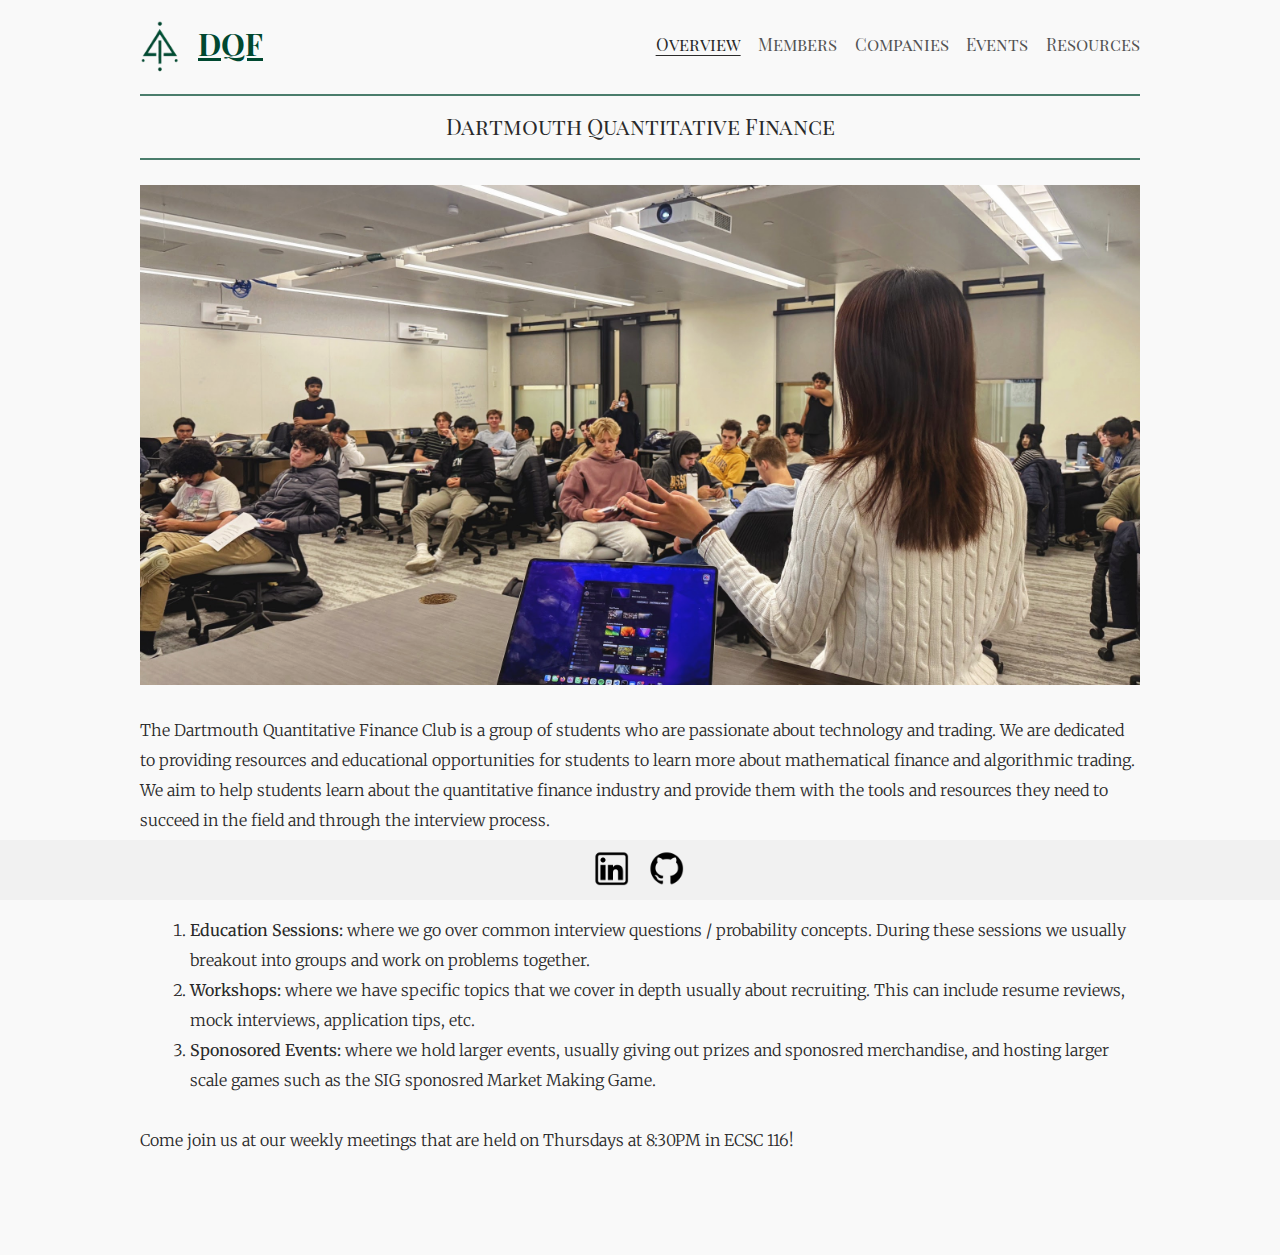
<file: index.html>
<!DOCTYPE html>
<html lang="en">

<head>
  <meta charset="UTF-8" />
  <meta name="viewport" content="width=device-width, initial-scale=1.0" />
  <title>DQF | Overview</title>
  <!-- Link to an external CSS file -->
  <link rel="icon" type="image/png" href="misc/icon.png" />
  <link rel="stylesheet" href="styles/common.css" />
  <link rel="stylesheet" href="styles/index.css" />
  <link rel="preconnect" href="https://fonts.googleapis.com">
  <link rel="preconnect" href="https://fonts.gstatic.com" crossorigin>
  <link href="https://fonts.googleapis.com/css2?family=Open+Sans:ital,wght@0,300..800;1,300..800&display=swap"
    rel="stylesheet">
</head>

<body>
  <header>
    <nav class="navbar">
      <div class="navbar-logo">
        <a href="#">
          <img src="misc/logo_transparent.png" alt="Company Logo" />
        </a>
        <div class="navbar-header header">DQF</div>
      </div>

      <!-- Navigation Menu -->
      <ul class="navbar-menu header">
        <li><a href="/" id="active-button">Overview</a></li>
        <li><a href="/pages/leadership.html">Members</a></li>
        <li><a href="/pages/companies.html">Companies</a></li>
        <li><a href="/pages/events.html">Events</a></li>
        <li><a href="/pages/resources.html">Resources</a></li>
      </ul>
    </nav>
  </header>
  <div class="section">
    <div class="section-header header">
      <hr class="top-line">
      Dartmouth Quantitative Finance
      <hr class="bottom-line">
    </div>
  </div>
  <div class="slideshow-container">
    <div class="slide"><img class="image active" src="images/slideshow/slide2.jpg" alt="Slide 1" /></div>
    <div class="slide"><img class="image inactive" src="images/slideshow/slide0.jpg" alt="Slide 2" /></div>
    <div class="slide"><img class="image inactive" src="images/slideshow/slide1.jpg" alt="Slide 2" /></div>
    <div class="slide"><img class="image inactive" src="images/slideshow/slide3.jpg" alt="Slide 2" /></div>
    <div class="slide"><img class="image inactive" src="images/slideshow/slide4.jpg" alt="Slide 2" /></div>
    <div class="slide"><img class="image inactive" src="images/slideshow/slide5.jpg" alt="Slide 2" /></div>
    <div class="slide"><img class="image inactive" src="images/slideshow/slide6.jpg" alt="Slide 2" /></div>
    <div class="slide"><img class="image inactive" src="images/slideshow/slide7.jpg" alt="Slide 2" /></div>
    <div class="slide"><img class="image inactive" src="images/slideshow/slide8.jpg" alt="Slide 2" /></div>
    <div class="slide"><img class="image inactive" src="images/slideshow/slide9.jpg" alt="Slide 2" /></div>
    <div class="slide"><img class="image inactive" src="images/slideshow/slide10.jpg" alt="Slide 2" /></div>
  </div>
  <div class="main-section">
    <div class="overview">
      <p>
        The Dartmouth Quantitative Finance Club is a group of students who are passionate about technology and trading.
        We are dedicated to providing resources and educational opportunities for students to learn more about
        mathematical finance and algorithmic trading.
        We aim to help students learn about the quantitative finance industry and provide them with the tools and
        resources they need to succeed in the field
        and through the interview process.
      </p>
      <p>
        The typical structure of our meetings varies from week to week but but generally consists of,
      <ol class="structure-overview-list">
        <li> <b>Education Sessions:</b> where we go over common interview questions / probability concepts. During these
          sessions
          we usually breakout into groups and work on problems together.
        </li>
        <li> <b>Workshops:</b> where we have specific topics that we cover in depth usually about recruiting. This can
          include
          resume reviews, mock interviews, application tips, etc.
        <li> <b>Sponosored Events:</b> where we hold larger events, usually giving out prizes and sponosred merchandise,
          and hosting larger scale games such as the SIG sponosred Market Making Game.
          </p>
    </div>

    <div class="information">
      <p>
        Come join us at our weekly meetings that are held on Thursdays at 8:30PM in ECSC 116!
      </p>
    </div>
    <br> <br> <br> <br>
  </div>
  <footer>
    <div class="footer-content">
      <ul class="footer-links">
        <li>
          <a href="https://www.linkedin.com/company/dartmouth-quantitative-finance" target="_blank" rel="noopener">
            <img src="misc/linkedin_logo.png" alt="LinkedIn" />
          </a>
        </li>
        <li>
          <a href="https://github.com/dartmouth-quant" target="_blank" rel="noopener">
            <img src="misc/github_logo.png" alt="GitHub" />
          </a>
        </li>
      </ul>
    </div>
  </footer>
  <script src="scripts/slideshow.js"></script>
</body>

</html>
</file>
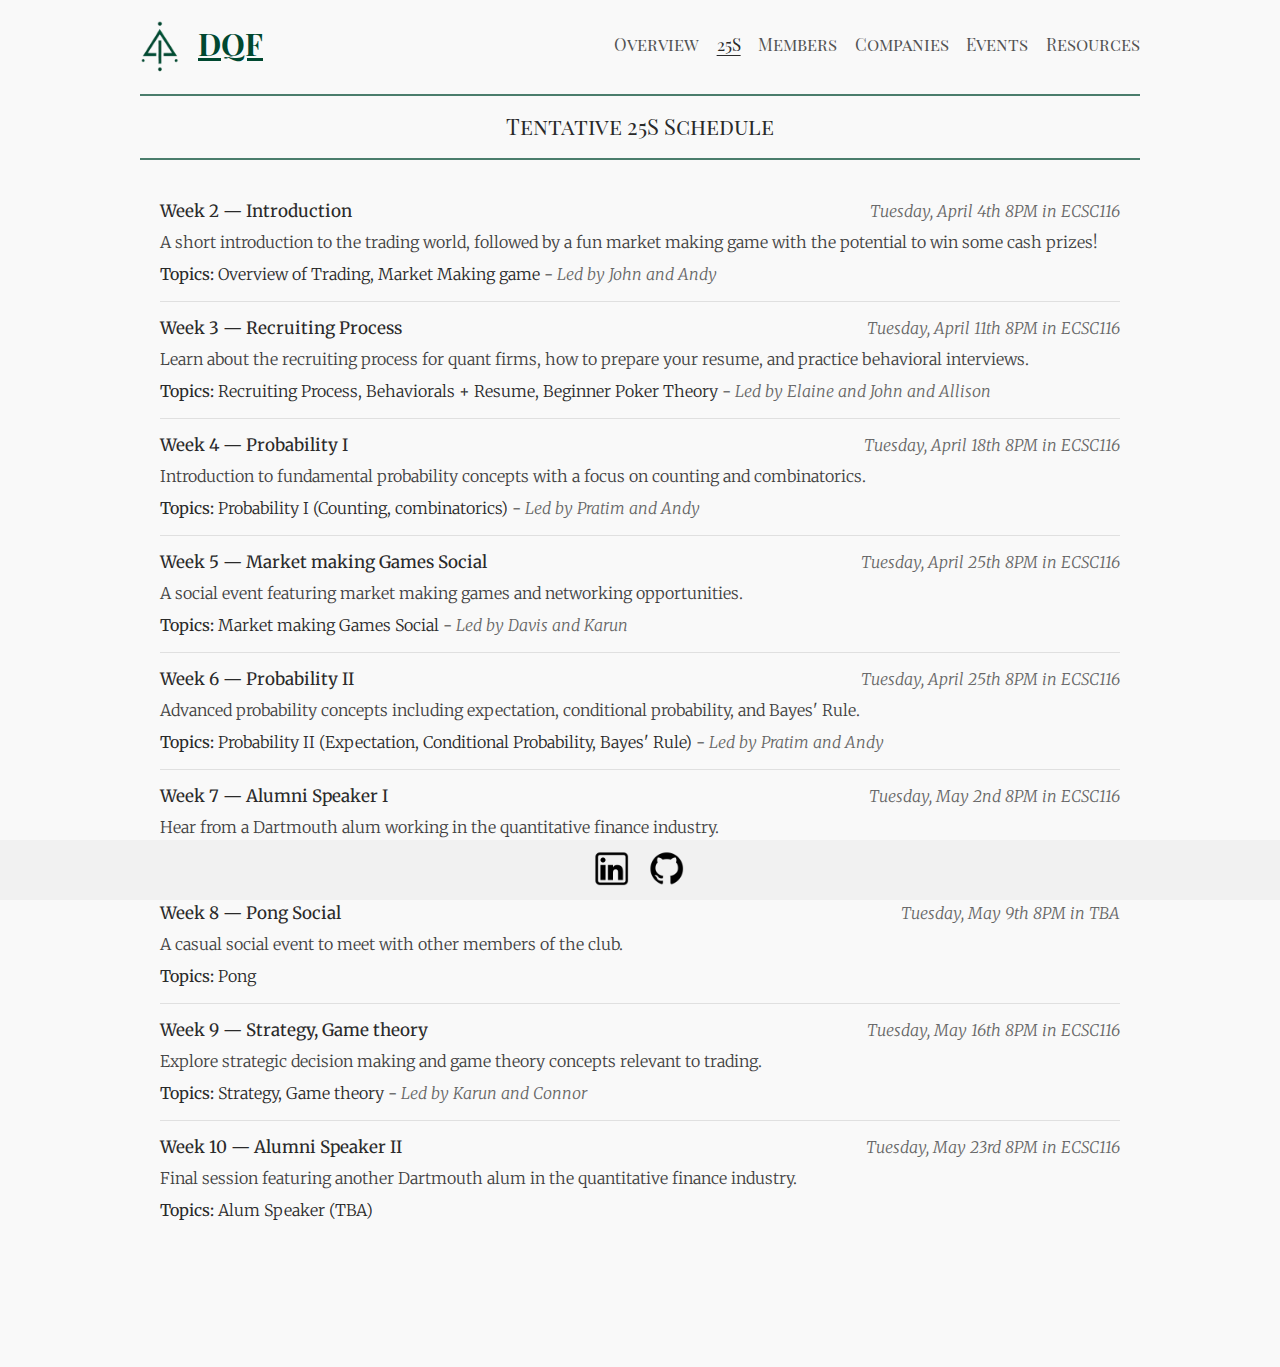
<file: pages/25S.html>
<!DOCTYPE html>
<html lang="en">

<head>
  <meta charset="UTF-8" />
  <meta name="viewport" content="width=device-width, initial-scale=1.0" />
  <title>DQF | Companies</title>
  <link rel="icon" type="image/png" href="../misc/icon.png" />
  <link rel="stylesheet" href="../styles/common.css" />
  <link rel="stylesheet" href="../styles/25S.css" />
  <!-- <link rel="preconnect" href="https://fonts.googleapis.com"> -->
  <link rel="preconnect" href="https://fonts.gstatic.com" crossorigin>
  <link href="https://fonts.googleapis.com/css2?family=Open+Sans:ital,wght@0,300..800;1,300..800&display=swap"
    rel="stylesheet">
</head>

<body>
    <header>
      <nav class="navbar">
        <div class="navbar-logo">
          <a href="/">
            <img src="../misc/logo_transparent.png" alt="Company Logo" />
          </a>
          <div class="navbar-header header">DQF</div>
        </div>
  
        <!-- Navigation Menu -->
        <ul class="navbar-menu header">
          <li><a href="/" >Overview</a></li>
          <li><a href="/pages/25S.html" id="active-button">25S</a></li>
          <li><a href="/pages/leadership.html">Members</a></li>
          <li><a href="/pages/companies.html" >Companies</a></li>
          <li><a href="/pages/events.html">Events</a></li>
          <li><a href="/pages/resources.html">Resources</a></li>
        </ul>
      </nav>
    </header>
    <div class="section">
        <div class="section-header header">
            <hr class="top-line">
            Tentative 25S Schedule 
            <hr class="bottom-line">
        </div>
        <div class="schedule-container">
            <!-- Schedule items will be dynamically loaded here -->
        </div>
    </div>
    <footer>
      <div class="footer-content">
        <ul class="footer-links">
          <li>
            <a href="https://www.linkedin.com/company/dartmouth-quantitative-finance" target="_blank" rel="noopener">
              <img src="../misc/linkedin_logo.png" alt="LinkedIn" />
            </a>
          </li>
          <li>
            <a href="https://github.com/dartmouth-quant" target="_blank" rel="noopener">
              <img src="../misc/github_logo.png" alt="GitHub" />
            </a>
          </li>
        </ul>
      </div>
    </footer>
    <br><br><br><br><br>
    <script src="../scripts/schedule.js"></script>
</body>

</html>
</file>
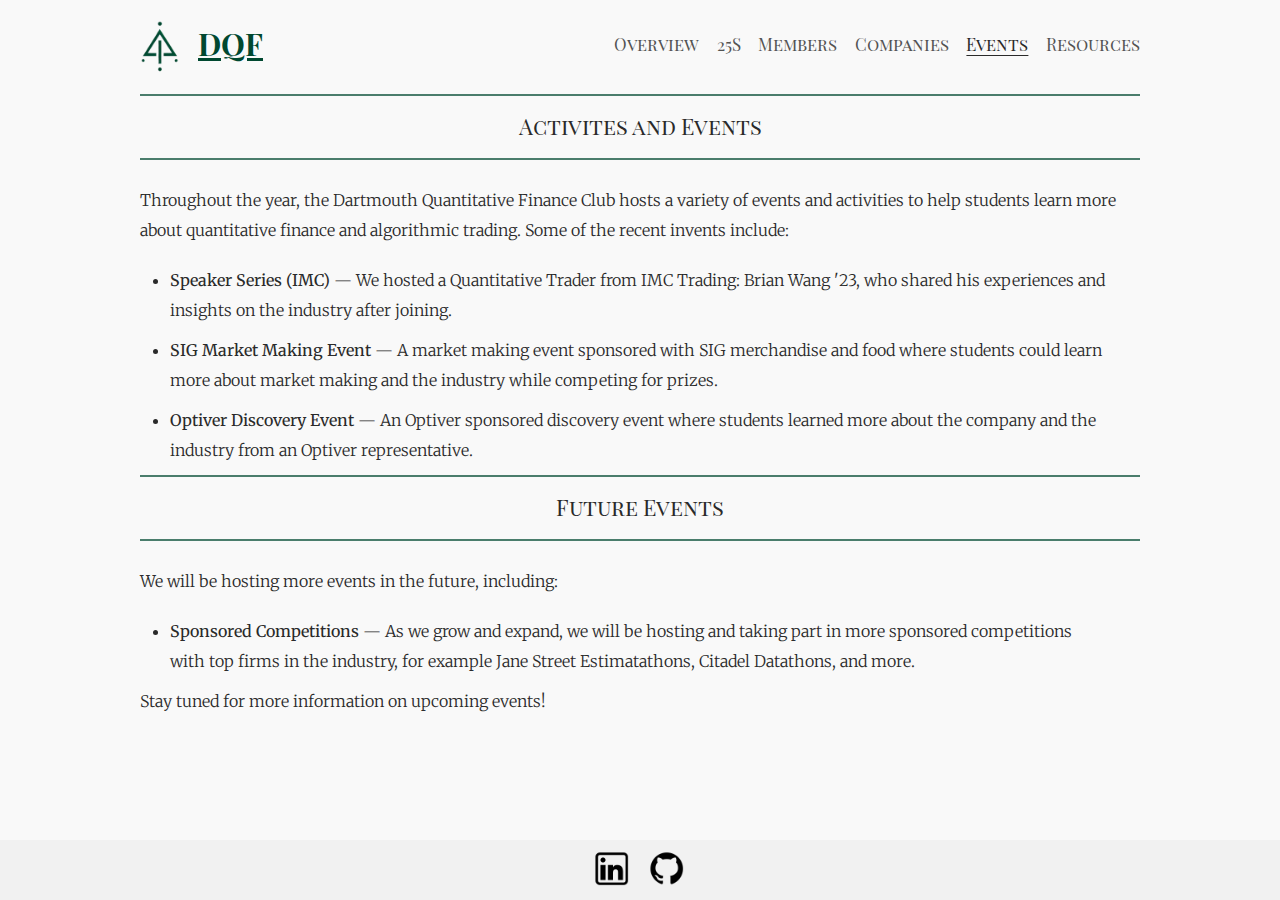
<file: pages/events.html>
<!DOCTYPE html>
<html lang="en">

<head>
  <meta charset="UTF-8" />
  <meta name="viewport" content="width=device-width, initial-scale=1.0" />
  <title>DQF | Events</title>
  <link rel="icon" type="image/png" href="../misc/icon.png" />
  <link rel="stylesheet" href="../styles/common.css" />
  <link rel="stylesheet" href="../styles/events.css" />
  <!-- <link rel="preconnect" href="https://fonts.googleapis.com"> -->
  <link rel="preconnect" href="https://fonts.gstatic.com" crossorigin>
  <link href="https://fonts.googleapis.com/css2?family=Open+Sans:ital,wght@0,300..800;1,300..800&display=swap"
    rel="stylesheet">
</head>

<body>
    <header>
      <nav class="navbar">
        <div class="navbar-logo">
          <a href="/">
            <img src="../misc/logo_transparent.png" alt="Company Logo" />
          </a>
          <div class="navbar-header header">DQF</div>
        </div>
  
        <!-- Navigation Menu -->
        <ul class="navbar-menu header">
          <li><a href="/" >Overview</a></li>
          <li><a href="/pages/25S.html">25S</a></li>
          <li><a href="/pages/leadership.html">Members</a></li>
          <li><a href="/pages/companies.html" >Companies</a></li>
          <li><a href="/pages/events.html" id="active-button">Events</a></li>
          <li><a href="/pages/resources.html">Resources</a></li>
        </ul>
      </nav>
    </header>
    <div class="section">
        <div class="section-header header">
            <hr class="top-line">
            Activites and Events 
            <hr class="bottom-line">
        </div>
        <div class="overview">
            <p>
                Throughout the year, the Dartmouth Quantitative Finance Club hosts a variety of events and activities to 
                help students learn more about quantitative finance and algorithmic trading. Some of the recent invents include:
            </p>
            <ul class="events-list">
                <li><b>Speaker Series (IMC)</b> — We hosted a Quantitative Trader from IMC Trading: Brian Wang '23, who 
                    shared his experiences and insights on the industry after joining.
                </li>
                <li><b>SIG Market Making Event</b> — A market making event sponsored with SIG merchandise and food where 
                    students could learn more about market making and the industry while competing for prizes.
                </li>
                <li><b>Optiver Discovery Event</b> — An Optiver sponsored discovery event where students learned more 
                    about the company and the industry from an Optiver representative.
                </li>
            </ul>
        </div>
        <div class="section-header header">
            <hr class="top-line">
            Future Events 
            <hr class="bottom-line">
        </div>
        <p>
            We will be hosting more events in the future, including:
        </p>
        <ul class="events-list">
            <li><b>Sponsored Competitions</b> — As we grow and expand, we will be hosting and taking part in more sponsored competitions 
                with top firms in the industry, for example Jane Street Estimatathons, Citadel Datathons, and more.  
            </li>
        </ul>
        <p>
            Stay tuned for more information on upcoming events!
        </p>
    </div>
    <footer>
        <div class="footer-content">
          <ul class="footer-links">
            <li>
              <a href="https://www.linkedin.com/company/dartmouth-quantitative-finance" target="_blank" rel="noopener">
                <img src="../misc/linkedin_logo.png" alt="LinkedIn" />
              </a>
            </li>
            <li>
              <a href="https://github.com/dartmouth-quant" target="_blank" rel="noopener">
                <img src="../misc/github_logo.png" alt="GitHub" />
              </a>
            </li>
          </ul>
        </div>
      </footer>
      <br><br><br><br>
</body>
</file>
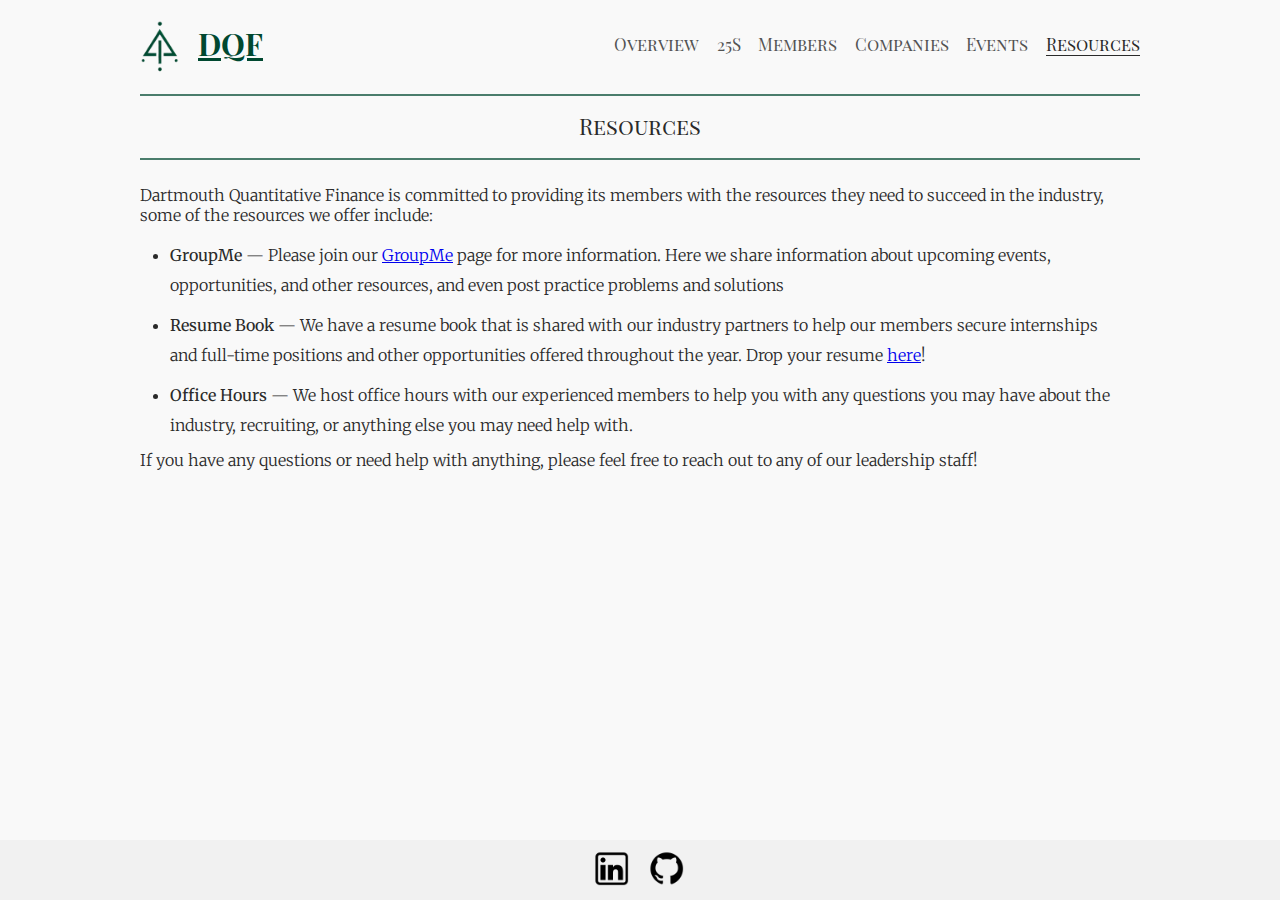
<file: pages/resources.html>
<!DOCTYPE html>
<html lang="en">

<head>
  <meta charset="UTF-8" />
  <meta name="viewport" content="width=device-width, initial-scale=1.0" />
  <title>DQF | Resources</title>
  <link rel="icon" type="image/png" href="../misc/icon.png" />
  <link rel="stylesheet" href="../styles/common.css" />
  <link rel="stylesheet" href="../styles/resources.css" />
  <!-- <link rel="preconnect" href="https://fonts.googleapis.com"> -->
  <link rel="preconnect" href="https://fonts.gstatic.com" crossorigin>
  <link href="https://fonts.googleapis.com/css2?family=Open+Sans:ital,wght@0,300..800;1,300..800&display=swap"
    rel="stylesheet">
</head>

<body>
    <header>
      <nav class="navbar">
        <div class="navbar-logo">
          <a href="/">
            <img src="../misc/logo_transparent.png" alt="Company Logo" />
          </a>
          <div class="navbar-header header">DQF</div>
        </div>
  
        <!-- Navigation Menu -->
        <ul class="navbar-menu header">
          <li><a href="/" >Overview</a></li>
          <li><a href="/pages/25S.html">25S</a></li>
          <li><a href="/pages/leadership.html">Members</a></li>
          <li><a href="/pages/companies.html" >Companies</a></li>
          <li><a href="/pages/events.html" >Events</a></li>
          <li><a href="/pages/resources.html" id="active-button">Resources</a></li>
        </ul>
      </nav>
    </header>
    <div class="section">
        <div class="section-header header">
            <hr class="top-line">
            Resources 
            <hr class="bottom-line">
        </div>
        <div class="overview">
            <p>
                Dartmouth Quantitative Finance is committed to providing its members with the resources they need to succeed in the industry, some 
                of the resources we offer include:
            </p>
            <ul class="resources-list">
                <li>
                    <b>GroupMe</b> — Please join our <a href="https://groupme.com/join_group/99052747/cbhDP8Wv" target="_blank" rel="noopener">GroupMe</a> page for more information.
                    Here we share information about upcoming events, opportunities, and other resources, and even post practice problems and solutions
                </li>
                <li>
                    <b>Resume Book</b> — We have a resume book that is shared with our industry partners to help our members secure internships and full-time positions and 
                    other opportunities offered throughout the year. Drop your resume <a href="https://forms.gle/dT5qxD9tkPUTJApH6" target="_blank" rel="noopener">here</a>!
                </li>
                <li>
                    <b>Office Hours</b> — We host office hours with our experienced members to help you with any questions you may have about the industry,
                    recruiting, or anything else you may need help with.
                </li>
            </ul>    
            <p>
                If you have any questions or need help with anything, please feel free to reach out to any of our leadership staff!
            </p>        
        </div>
       
    </div>
    <footer>
        <div class="footer-content">
          <ul class="footer-links">
            <li>
              <a href="https://www.linkedin.com/company/dartmouth-quantitative-finance" target="_blank" rel="noopener">
                <img src="../misc/linkedin_logo.png" alt="LinkedIn" />
              </a>
            </li>
            <li>
              <a href="https://github.com/dartmouth-quant" target="_blank" rel="noopener">
                <img src="../misc/github_logo.png" alt="GitHub" />
              </a>
            </li>
          </ul>
        </div>
      </footer>
      <br><br><br><br>
</body>
</file>
<file: styles/common.css>
@import url('https://fonts.googleapis.com/css2?family=Cormorant:ital,wght@0,300..700;1,300..700&family=Merriweather:ital,wght@0,300;0,400;0,700;0,900;1,300;1,400;1,700;1,900&family=Open+Sans:ital,wght@0,300..800;1,300..800&family=Playfair+Display+SC:ital,wght@0,400;0,700;0,900;1,400;1,700;1,900&display=swap');

:root {
  --width: 1000px;
  --dartmouth-green: #004830;
}

* {
  box-sizing: border-box;
  margin: 0;
  padding: 0;
}

.header {
  font-family: "Playfair Display SC", serif;
}

.text {
  font-family: "Merriweather", serif;
}

body {
  font-family: "Merriweather", serif;
  background-color: #f9f9f9;
  overflow-x: hidden;
  color: rgb(42, 42, 42);
  font-weight: 300;
}

#active-button {
  text-decoration: underline;
  opacity: 1;
  text-underline-offset: 4px;
  text-decoration-thickness: 1px;
}

.navbar {
  margin-top: 10px;
  display: flex;
  align-items: center;
  justify-content: space-between;
  background-color: #f9f9f9;
  width: var(--width);
  margin-left: calc(50% - var(--width) / 2);
}

.section {
  width: var(--width);
  margin-left: calc(50% - var(--width) / 2);
}

.navbar-header {
  padding-left: 3px;
  font-weight: 700;
  font-size: 30px;
  margin-top: -7px;
  color: #004830;
  text-decoration: underline;
  text-decoration-thickness: 3px;
}

.navbar-logo {
  display: flex;
  align-items: center;
}

.navbar-logo img {
  margin-left: -15px;
  height: 70px;
  width: auto;
}

.navbar-menu {
  margin-top: -7px;
  list-style: none;
  display: flex;
}

.navbar-menu li {
  margin-left: 1.1rem;
}

.navbar-menu li a {
  color: inherit;
  text-decoration: none;
  text-underline-offset: 4px;
  font-weight: 500;
  font-size: 17px;
  transition: color 0.2s ease-in-out;
  opacity: 0.8;
}

hr {
  background-color: #004830;
  border: none;
  height: 2px;
  opacity: .7;

}

.top-line {
  margin-bottom: 15px;
}

.bottom-line {
  margin-top: 17px;
}

.section-header {
  margin-top: 10px;
  text-align: center;
  font-size: 22px;
  margin-bottom: 25px;
}

footer {
  position: fixed;
  bottom: 0;
  width: 100%;
  background: #f1f1f1;
  padding: 10px;
  text-align: center;
}

.footer-content {
  display: flex;
  flex-direction: column;
  align-items: center;
}

.footer-links {
  list-style: none;
  margin: 0;
  padding: 0;
  display: flex;
  gap: 15px;
}

.footer-links li a img {
  width: 40px;
  height: 40px;
  vertical-align: middle;
}
</file>
<file: styles/25S.css>
.schedule-container {
    margin-top: 20px;
    margin-bottom: 30px;
    padding: 0 20px;
}

.schedule-item {
    padding: 15px 0;
    border-bottom: 1px solid #e0e0e0;
}

.schedule-item:last-child {
    border-bottom: none;
}

.schedule-header {
    font-size: 17px;
    font-weight: 400;
    /* color: #004830; */
    margin-bottom: 8px;
    display: flex;
    justify-content: space-between;
    align-items: center;
}

.schedule-date {
    color: #666;
    font-style: italic;
    font-weight: 400;
    font-size: 16px;
    text-align: right;
    font-weight: 200;
}

.schedule-description {
    color: #414141;
    font-size: 14px;
    line-height: 30px;
    margin-bottom: 8px;
    margin-left: 0;
}

.schedule-content {
    margin-top: 8px;
    margin-left: 0;
}

.schedule-item b {
    /* color: #004830; */
    font-weight: 400;
}

.schedule-item i {
    color: #666;
    font-style: italic;
}

.schedule-item > div:not(.schedule-header) {
    font-size: 16px;
    line-height: 1.5;
}
</file>
<file: styles/events.css>
.events-list {
    margin-top: 15px;
    margin-left: 30px;
    margin-right: 30px;
}

.events-list li {
    line-height: 30px;
    font-size: 16px;
    margin-bottom: 10px;
}

p {
    margin-top: 5px;
    font-size: 16px;
    margin-bottom: 20px;
    line-height: 30px;
}
</file>
<file: styles/resources.css>
.resources-list {
    margin-top: 15px;
    margin-left: 30px;
    margin-right: 30px;
}

.resources-list li {
    line-height: 30px;
    font-size: 16px;
    margin-bottom: 10px;
}
</file>
<file: styles/index.css>
/* Reset box sizing to avoid layout issues */
@import url('https://fonts.googleapis.com/css2?family=Cormorant:ital,wght@0,300..700;1,300..700&family=Merriweather:ital,wght@0,300;0,400;0,700;0,900;1,300;1,400;1,700;1,900&family=Open+Sans:ital,wght@0,300..800;1,300..800&family=Playfair+Display+SC:ital,wght@0,400;0,700;0,900;1,400;1,700;1,900&display=swap');

/* define width variable */
:root {
  --width: 1000px;
  --dartmouth-green: #004830;
}

* {
    box-sizing: border-box;
    margin: 0;
    padding: 0;
}

.header {
  font-family: "Playfair Display SC", serif;
}

.text {
  font-family: "Merriweather", serif;
}

body {
  font-family: "Merriweather", serif;
  background-color: #f9f9f9;
  overflow-x: hidden;
  color: rgb(42, 42, 42) ;
  font-weight: 300;
}

/* Navbar container */
.navbar {
  display: flex;
  align-items: center;
  justify-content: space-between;
  background-color:#f9f9f9;
  /* use the width variable*/
  width: var(--width);
  margin-left: calc(50% - var(--width) / 2);

}

.navbar-header {
  
  padding-left: 3px;
  font-weight: 700;
  font-size: 30px;
  margin-top: -7px;
  color: #004830;

  text-decoration: underline;
}

.navbar-logo {
  display: flex;
  align-items: center;
}

.navbar-logo img {
  margin-left: -15px;
  height: 70px;
  width: auto;
}

.navbar-menu {
  margin-top: -7px;
  list-style: none; 
  display: flex;  
}

.navbar-menu li {
  margin-left: 1.1rem; 
}

.navbar-menu li a {
  color: inherit;
  text-decoration: none;
  text-underline-offset: 4px;
  font-weight: 500;
  font-size: 17px;
  transition: color 0.2s ease-in-out;
  opacity: 0.8;
}

#overview-button {
  text-decoration: underline;
  opacity: 1;
  text-underline-offset: 4px;
}

.navbar-menu li a:hover {
  /* text-underline-offset: 4px; */
}

.structure-overview-list {
  margin-left: 50px;
  line-height: 30px;
}

.slideshow-container {
  overflow: hidden;
  width: var(--width);
  margin-left: calc(50% - var(--width) / 2);
  height: 500px;
}

.image {
  width: 100%;
  height: 100%;
  object-fit: cover;
  opacity: .95;
}

.overview {
  
  justify-content: space-between;
  width: var(--width);
  margin-left: calc(50% - var(--width) / 2);
}


.overview p {
  margin-top: 15px;
  font-size: 16px;
  margin-bottom: 20px;
  line-height: 30px;
  margin-top: 30px;
}

.inactive {
  display: none;
}

.active {
  display: block;
}


footer {
  position: fixed;
  bottom: 0;
  width: 100%;
  background: #f1f1f1;
  padding: 10px;
  text-align: center;
}

/* Footer content layout */
.footer-content {
  display: flex;
  flex-direction: column;
  align-items: center;
}

.footer-links {
  list-style: none;
  margin: 0;
  padding: 0;
  display: flex;
  gap: 15px;
}

.footer-links li a img {
  width: 40px;
  height: 40px;
  vertical-align: middle;
}

.information {
  width: var(--width);
  margin-left: calc(50% - var(--width) / 2);
}

.information p {
  margin-top: 15px;
  font-size: 16px;
  margin-bottom: 20px;
  line-height: 30px;
}

/* 
section {
  margin: 40px 0;
}

header {
  background-color: var(--dartmouth-green);
  color: white;
  text-align: center;
  padding: 20px 10px;
}

header h1 {
  margin: 0;
  font-size: 2.5em;
}

h2 {
  margin: 10px 0;
  font-size: 2em;
  text-align: center;
}

p {
  font-size: 1.1em;
  margin: 0 20px;
}

main {
  padding: 20px;
  margin: 0 20px;
}

.team {
  display: flex;
  flex-wrap: wrap;
  gap: 20px;
  justify-content: center;
}

.team-member {
  text-align: center;
  background-color: white;
  border: 1px solid #ddd;
  border-radius: 10px;
  padding: 10px;
  max-width: 200px;
  box-shadow: 0 4px 6px rgba(0, 0, 0, 0.1);
}

.team-member img {
  width: 100%;
  height: auto;
  border-radius: 50%;
  border: 3px solid var(--dartmouth-green);
}

.team-member h3 {
  margin: 10px 0 5px;
  font-size: 1.2em;
  color: var(--dartmouth-green);
}

.team-member p {
  margin: 0;
  font-size: 1em;
  color: #666;
}

footer {
  text-align: center;
  padding: 10px;
  background-color: var(--dartmouth-green);
  color: white;
  margin-top: 20px;
  font-size: 0.9em;
}
 */
</file>
